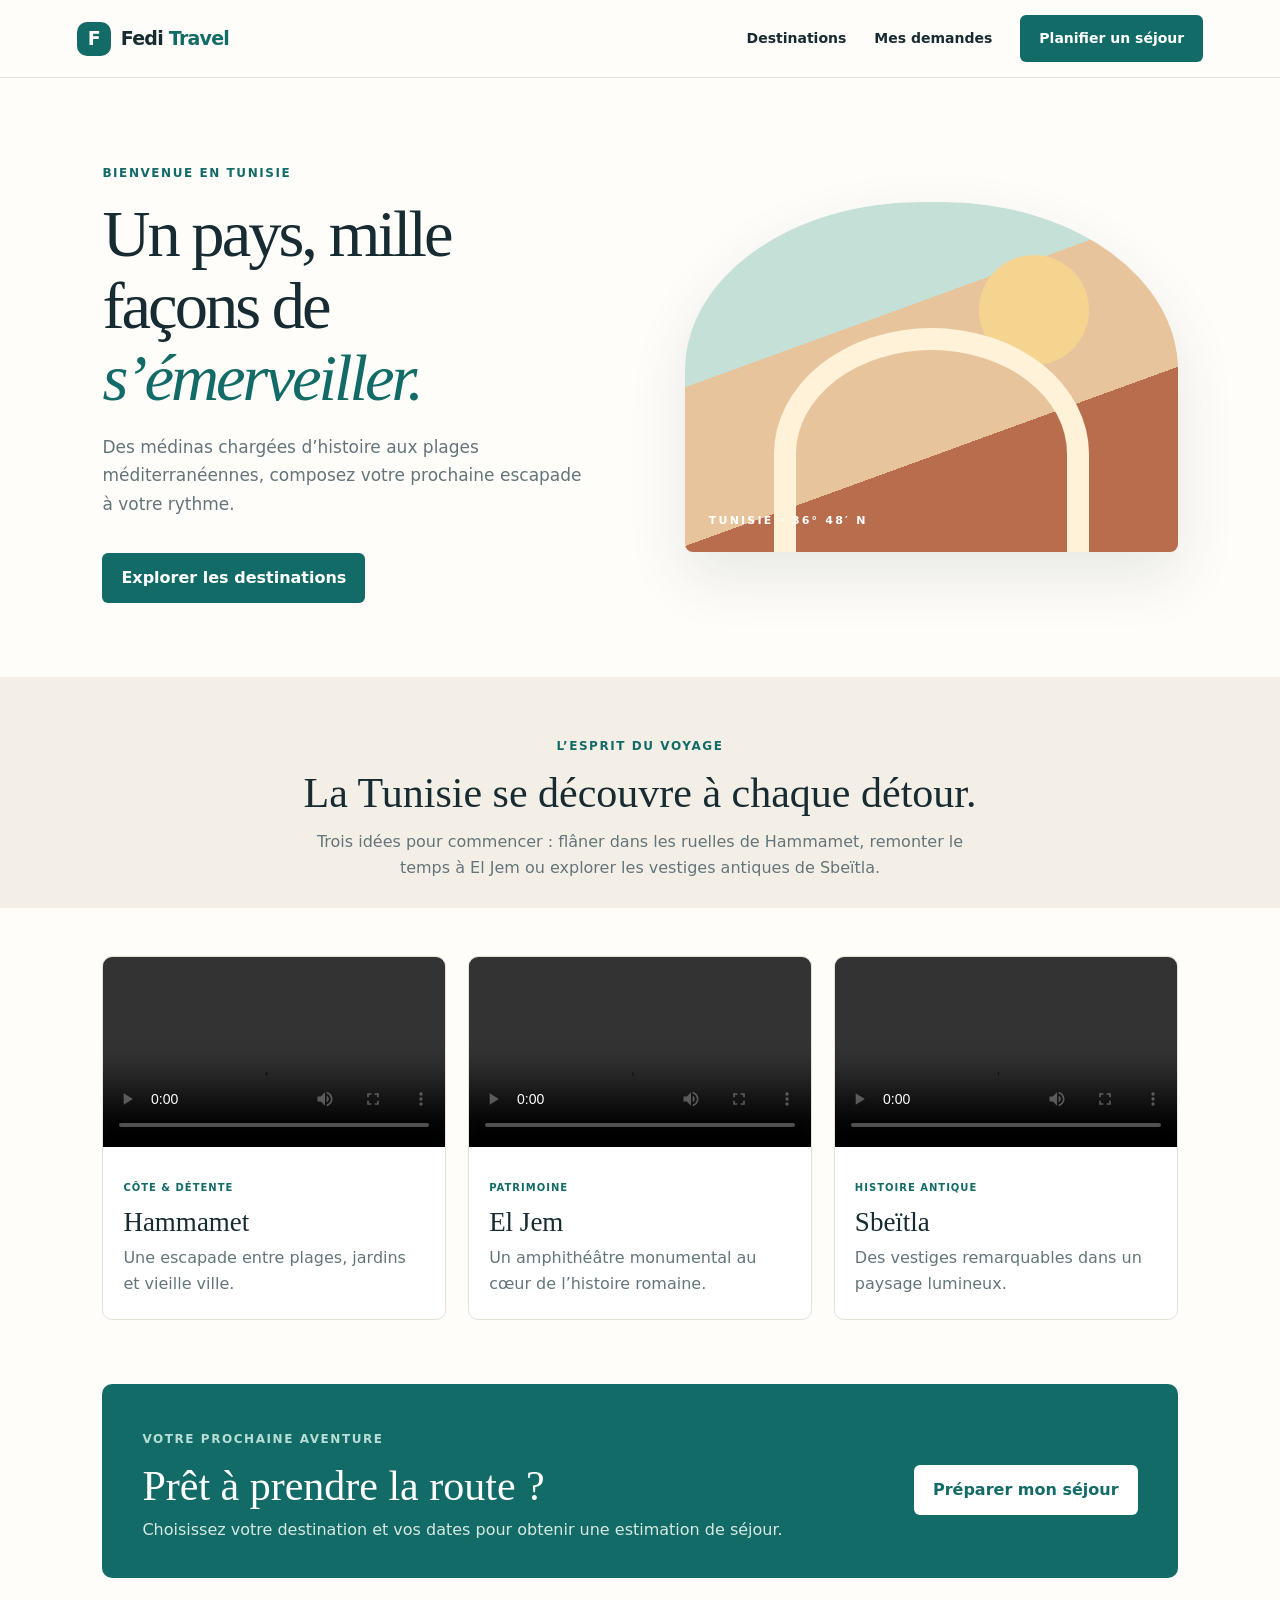
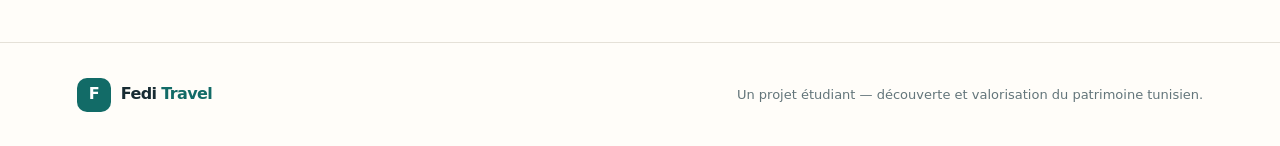
<file: index.html>
<!doctype html>
<html lang="fr">
<head>
  <meta charset="utf-8"><meta name="viewport" content="width=device-width, initial-scale=1">
  <meta name="description" content="Découvrez la Tunisie autrement : destinations, patrimoine et séjours sur mesure.">
  <title>Fedi Travel — Explorez la Tunisie</title><link rel="stylesheet" href="mesStyles.css">
</head>
<body>
<header class="site-header"><a class="brand" href="index.html"><span class="brand-mark">F</span><span>Fedi <b>Travel</b></span></a><nav aria-label="Navigation principale"><a href="destination.html">Destinations</a><a href="demandes.html">Mes demandes</a><a href="sejour.html" class="nav-cta">Planifier un séjour</a></nav></header>
<main>
<section class="hero"><div class="hero-copy"><p class="eyebrow">Bienvenue en Tunisie</p><h1>Un pays, mille façons de <em>s’émerveiller.</em></h1><p>Des médinas chargées d’histoire aux plages méditerranéennes, composez votre prochaine escapade à votre rythme.</p><a class="button" href="destination.html">Explorer les destinations</a></div><div class="hero-art" role="img" aria-label="Paysage tunisien, entre mer et désert"><div class="sun"></div><div class="arch"></div><span class="art-label">TUNISIE · 36° 48′ N</span></div></section>
<section class="intro"><p class="eyebrow">L’esprit du voyage</p><h2>La Tunisie se découvre à chaque détour.</h2><p>Trois idées pour commencer : flâner dans les ruelles de Hammamet, remonter le temps à El Jem ou explorer les vestiges antiques de Sbeïtla.</p></section>
<section class="destination-grid" aria-label="Destinations à découvrir">
<article class="place-card"><video controls preload="metadata" playsinline><source src="ham.mp4" type="video/mp4">Votre navigateur ne prend pas en charge la vidéo.</video><div><span class="tag">Côte & détente</span><h3>Hammamet</h3><p>Une escapade entre plages, jardins et vieille ville.</p></div></article>
<article class="place-card"><video controls preload="metadata" playsinline><source src="jam.mp4" type="video/mp4">Votre navigateur ne prend pas en charge la vidéo.</video><div><span class="tag">Patrimoine</span><h3>El Jem</h3><p>Un amphithéâtre monumental au cœur de l’histoire romaine.</p></div></article>
<article class="place-card"><video controls preload="metadata" playsinline><source src="sbt.mp4" type="video/mp4">Votre navigateur ne prend pas en charge la vidéo.</video><div><span class="tag">Histoire antique</span><h3>Sbeïtla</h3><p>Des vestiges remarquables dans un paysage lumineux.</p></div></article>
</section>
<section class="callout"><div><p class="eyebrow">Votre prochaine aventure</p><h2>Prêt à prendre la route ?</h2><p>Choisissez votre destination et vos dates pour obtenir une estimation de séjour.</p></div><a class="button button-light" href="sejour.html">Préparer mon séjour</a></section>
</main>
<footer><a class="brand brand-footer" href="index.html"><span class="brand-mark">F</span><span>Fedi <b>Travel</b></span></a><p>Un projet étudiant — découverte et valorisation du patrimoine tunisien.</p></footer>
</body></html>
</file>
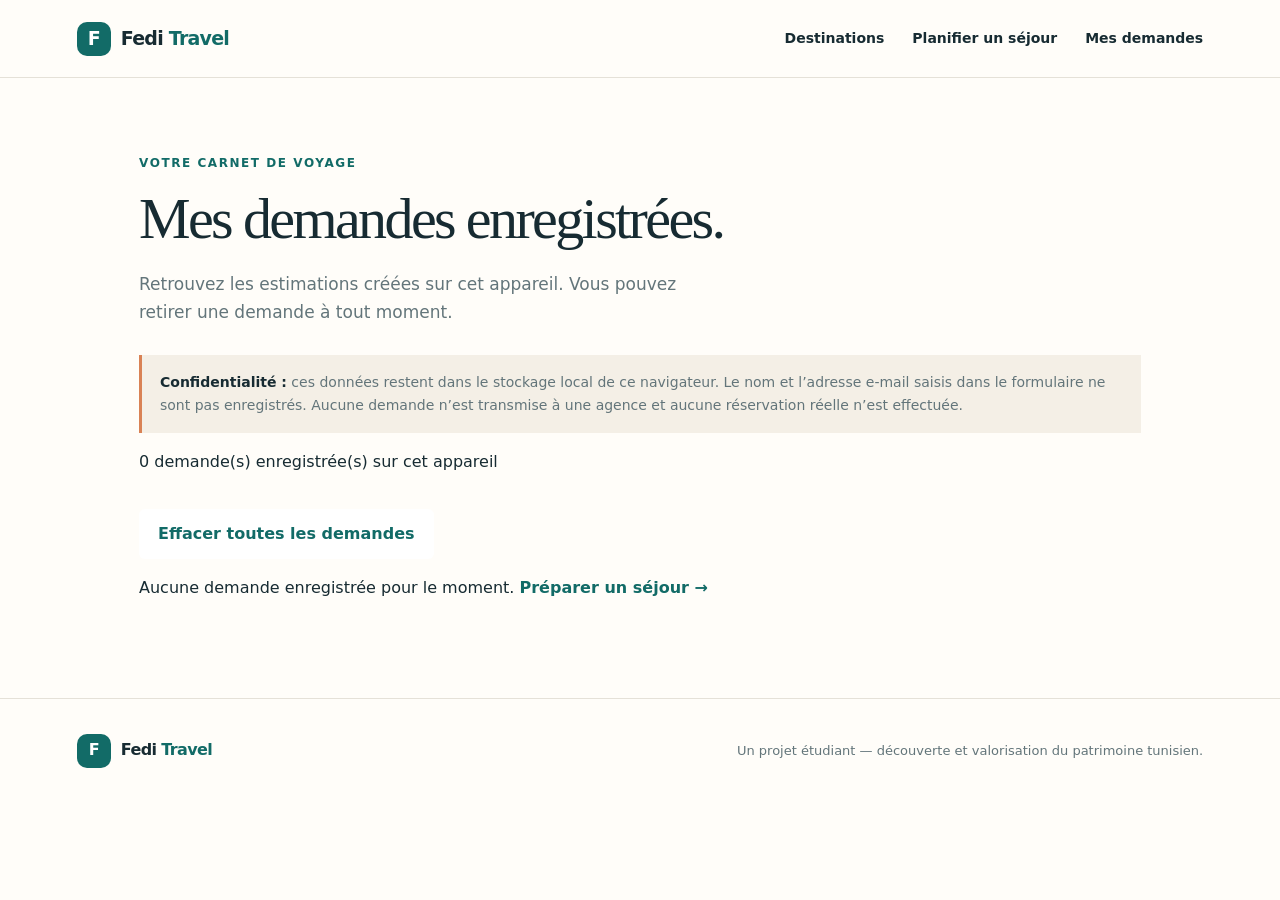
<file: demandes.html>
<!doctype html>
<html lang="fr">
<head>
  <meta charset="utf-8">
  <meta name="viewport" content="width=device-width, initial-scale=1">
  <meta name="description" content="Consultez et gérez les estimations de séjour enregistrées sur cet appareil.">
  <title>Mes demandes — Fedi Travel</title>
  <link rel="stylesheet" href="mesStyles.css">
  <script src="mes-demandes.js" defer></script>
</head>
<body>
<header class="site-header">
  <a class="brand" href="index.html"><span class="brand-mark">F</span><span>Fedi <b>Travel</b></span></a>
  <nav aria-label="Navigation principale">
    <a href="destination.html">Destinations</a>
    <a href="sejour.html">Planifier un séjour</a>
    <a href="demandes.html" aria-current="page">Mes demandes</a>
  </nav>
</header>
<main class="page-main">
  <p class="eyebrow">Votre carnet de voyage</p>
  <h1>Mes demandes enregistrées.</h1>
  <p class="lead">Retrouvez les estimations créées sur cet appareil. Vous pouvez retirer une demande à tout moment.</p>
  <div class="notice"><strong>Confidentialité :</strong> ces données restent dans le stockage local de ce navigateur. Le nom et l’adresse e-mail saisis dans le formulaire ne sont pas enregistrés. Aucune demande n’est transmise à une agence et aucune réservation réelle n’est effectuée.</div>
  <div class="requests-toolbar">
    <p id="request-count" aria-live="polite">Chargement…</p>
    <button id="clear-requests" class="button button-light" type="button">Effacer toutes les demandes</button>
  </div>
  <section id="request-list" class="request-list" aria-label="Demandes enregistrées"></section>
  <p id="requests-empty" class="request-empty" hidden>Aucune demande enregistrée pour le moment. <a class="text-link" href="sejour.html">Préparer un séjour →</a></p>
  <p id="storage-error" class="form-message" role="alert" hidden>Le navigateur n’a pas pu accéder au stockage local.</p>
</main>
<footer><a class="brand brand-footer" href="index.html"><span class="brand-mark">F</span><span>Fedi <b>Travel</b></span></a><p>Un projet étudiant — découverte et valorisation du patrimoine tunisien.</p></footer>
</body>
</html>
</file>
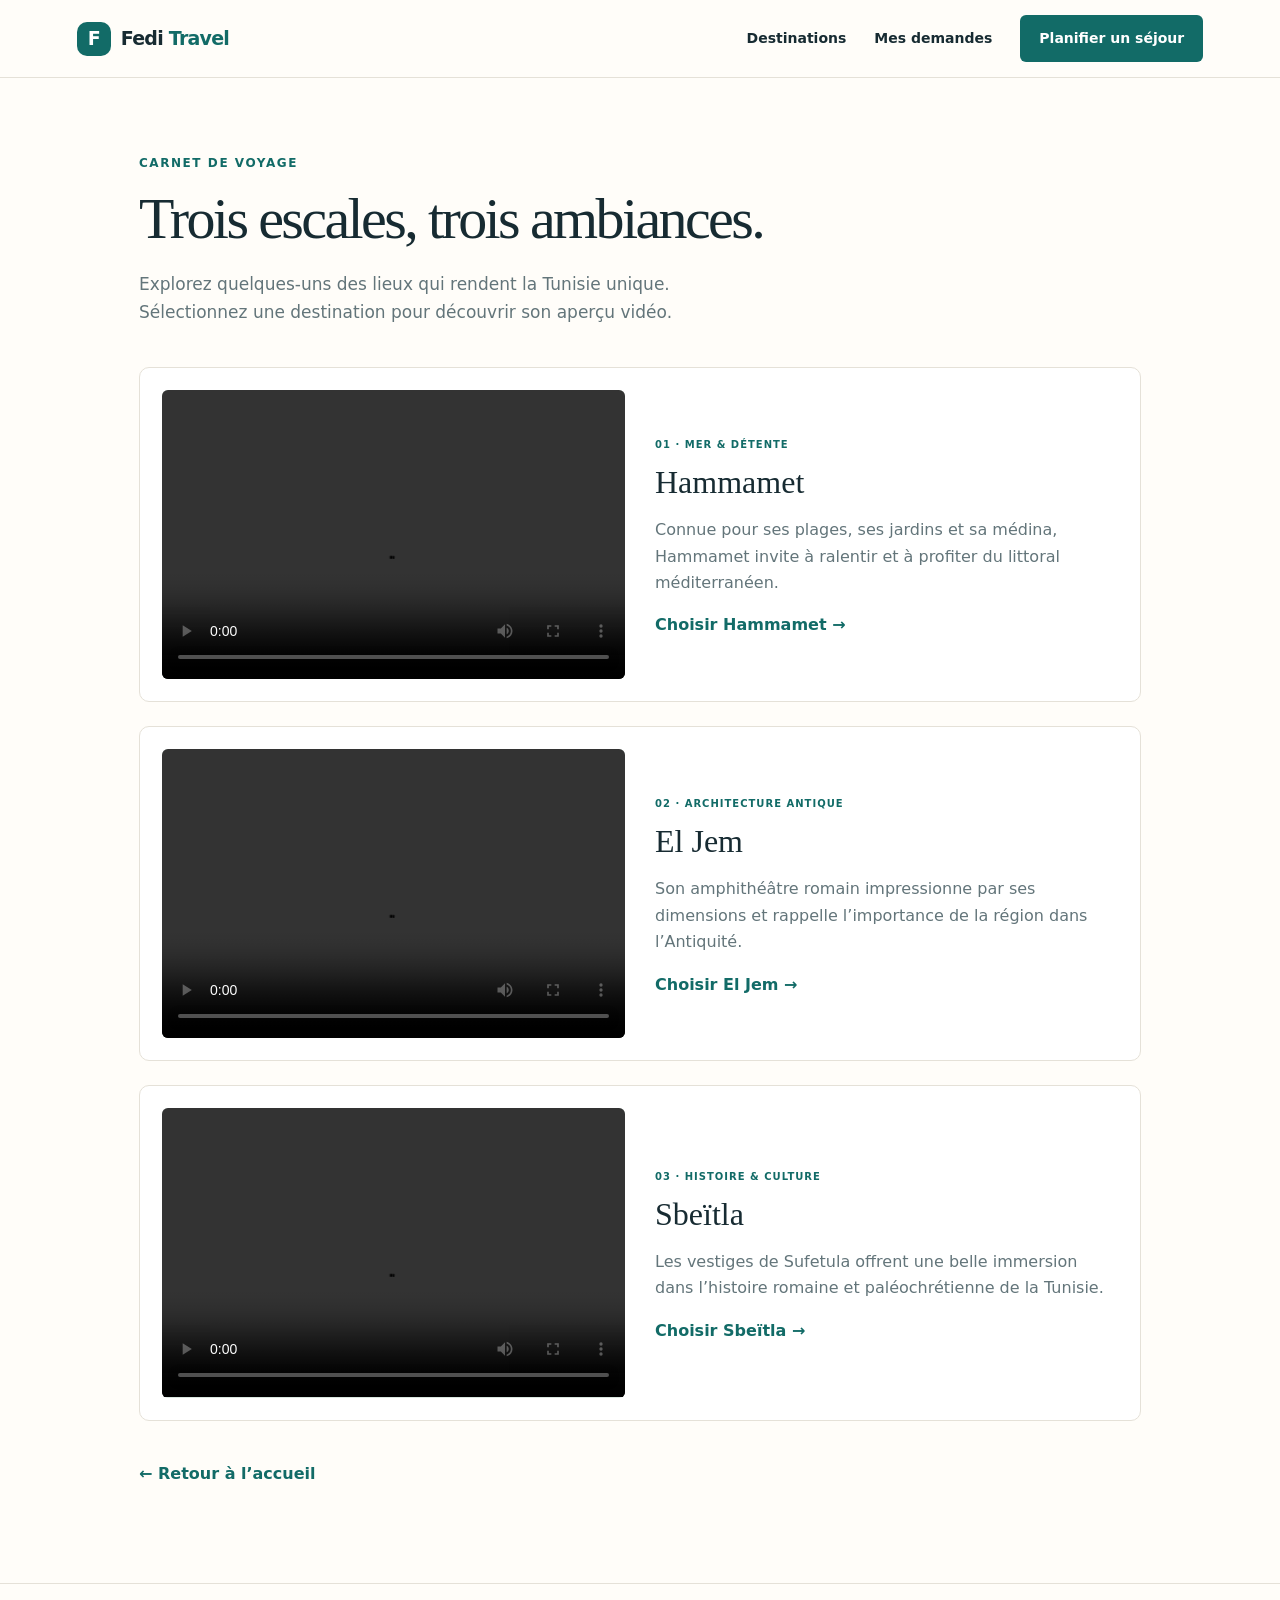
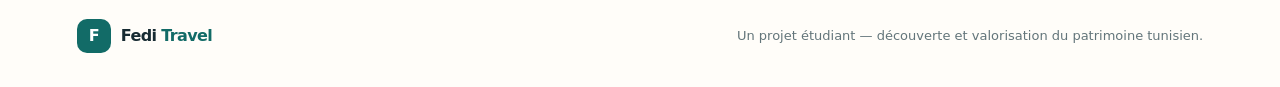
<file: destination.html>
<!doctype html>
<html lang="fr"><head><meta charset="utf-8"><meta name="viewport" content="width=device-width, initial-scale=1"><title>Destinations — Fedi Travel</title><link rel="stylesheet" href="mesStyles.css"></head>
<body><header class="site-header"><a class="brand" href="index.html"><span class="brand-mark">F</span><span>Fedi <b>Travel</b></span></a><nav aria-label="Navigation principale"><a href="destination.html" aria-current="page">Destinations</a><a href="demandes.html">Mes demandes</a><a href="sejour.html" class="nav-cta">Planifier un séjour</a></nav></header>
<main class="page-main"><p class="eyebrow">Carnet de voyage</p><h1>Trois escales, trois ambiances.</h1><p class="lead">Explorez quelques-uns des lieux qui rendent la Tunisie unique. Sélectionnez une destination pour découvrir son aperçu vidéo.</p>
<div class="destination-list">
<article class="destination-detail"><video controls preload="metadata" playsinline><source src="ham.mp4" type="video/mp4"></video><div><span class="tag">01 · Mer & détente</span><h2>Hammamet</h2><p>Connue pour ses plages, ses jardins et sa médina, Hammamet invite à ralentir et à profiter du littoral méditerranéen.</p><a class="text-link" href="sejour.html?destination=Hammamet">Choisir Hammamet →</a></div></article>
<article class="destination-detail"><video controls preload="metadata" playsinline><source src="jam.mp4" type="video/mp4"></video><div><span class="tag">02 · Architecture antique</span><h2>El Jem</h2><p>Son amphithéâtre romain impressionne par ses dimensions et rappelle l’importance de la région dans l’Antiquité.</p><a class="text-link" href="sejour.html?destination=El%20Jem">Choisir El Jem →</a></div></article>
<article class="destination-detail"><video controls preload="metadata" playsinline><source src="sbt.mp4" type="video/mp4"></video><div><span class="tag">03 · Histoire & culture</span><h2>Sbeïtla</h2><p>Les vestiges de Sufetula offrent une belle immersion dans l’histoire romaine et paléochrétienne de la Tunisie.</p><a class="text-link" href="sejour.html?destination=Sbeitla">Choisir Sbeïtla →</a></div></article>
</div><p><a class="text-link" href="index.html">← Retour à l’accueil</a></p></main>
<footer><a class="brand brand-footer" href="index.html"><span class="brand-mark">F</span><span>Fedi <b>Travel</b></span></a><p>Un projet étudiant — découverte et valorisation du patrimoine tunisien.</p></footer></body></html>
</file>
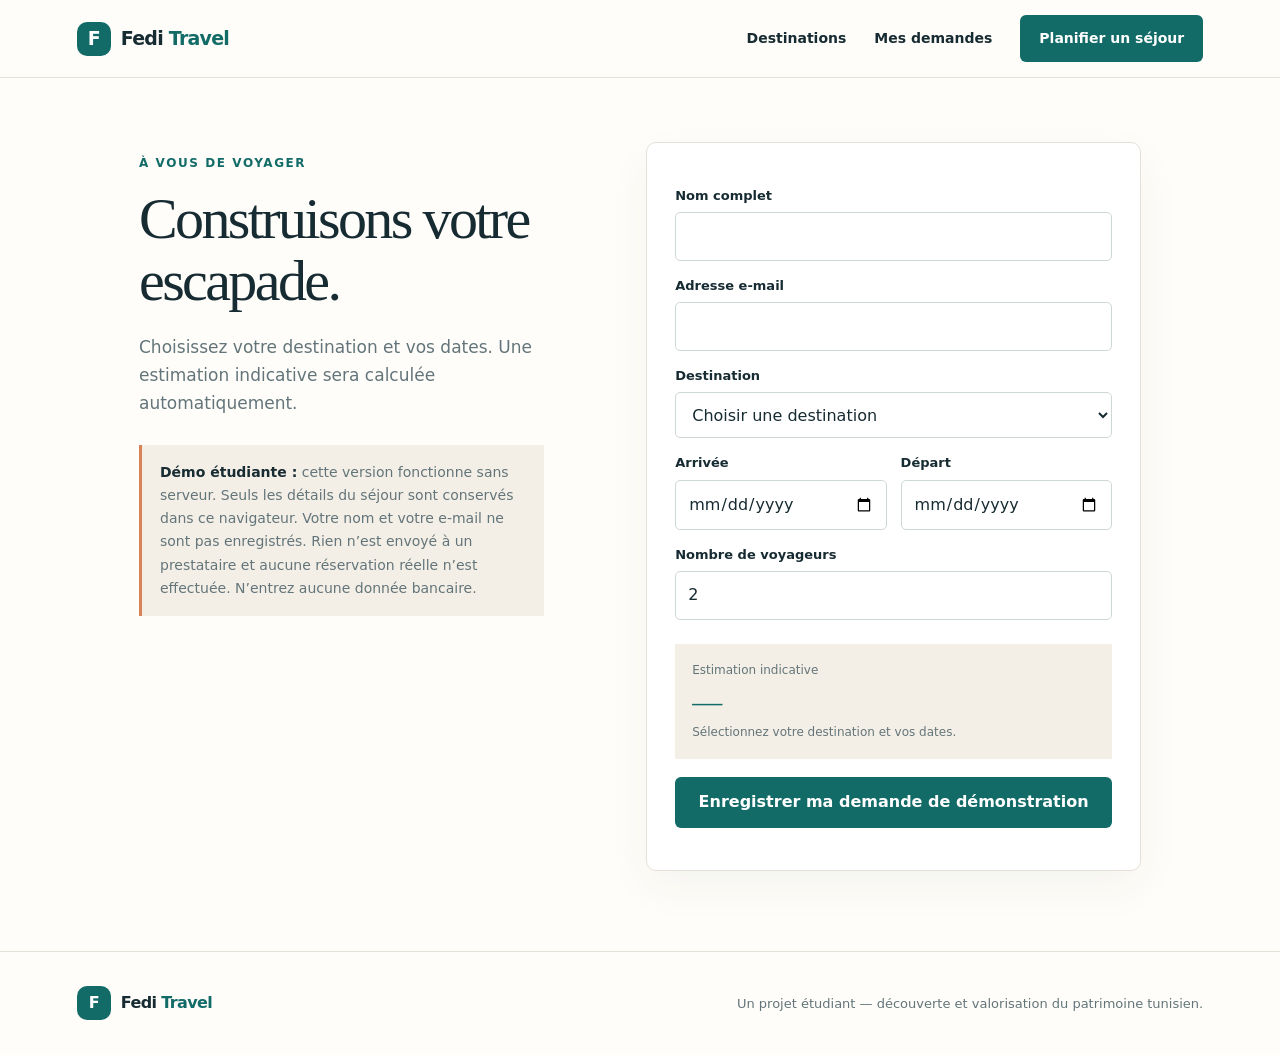
<file: sejour.html>
<!doctype html>
<html lang="fr"><head><meta charset="utf-8"><meta name="viewport" content="width=device-width, initial-scale=1"><title>Planifier un séjour — Fedi Travel</title><link rel="stylesheet" href="mesStyles.css"><script src="mescontroles.js" defer></script></head>
<body><header class="site-header"><a class="brand" href="index.html"><span class="brand-mark">F</span><span>Fedi <b>Travel</b></span></a><nav aria-label="Navigation principale"><a href="destination.html">Destinations</a><a href="demandes.html">Mes demandes</a><a href="sejour.html" class="nav-cta" aria-current="page">Planifier un séjour</a></nav></header>
<main class="page-main booking-layout"><section><p class="eyebrow">À vous de voyager</p><h1>Construisons votre escapade.</h1><p class="lead">Choisissez votre destination et vos dates. Une estimation indicative sera calculée automatiquement.</p><div class="notice"><strong>Démo étudiante :</strong> cette version fonctionne sans serveur. Seuls les détails du séjour sont conservés dans ce navigateur. Votre nom et votre e-mail ne sont pas enregistrés. Rien n’est envoyé à un prestataire et aucune réservation réelle n’est effectuée. N’entrez aucune donnée bancaire.</div></section>
<form id="booking-form" class="booking-form">
<label for="name">Nom complet</label><input id="name" name="name" autocomplete="name" required minlength="2" maxlength="80">
<label for="email">Adresse e-mail</label><input id="email" name="email" type="email" autocomplete="email" required>
<label for="destination">Destination</label><select id="destination" name="destination" required><option value="">Choisir une destination</option><option value="Hammamet">Hammamet</option><option value="El Jem">El Jem</option><option value="Sbeitla">Sbeïtla</option></select>
<div class="form-row"><div><label for="start">Arrivée</label><input id="start" name="start" type="date" required></div><div><label for="end">Départ</label><input id="end" name="end" type="date" required></div></div>
<label for="guests">Nombre de voyageurs</label><input id="guests" name="guests" type="number" min="1" max="8" value="2" required>
<div class="estimate"><span>Estimation indicative</span><strong id="estimate">—</strong><small id="estimate-note">Sélectionnez vos dates pour calculer le nombre de nuits.</small></div>
<button class="button" type="submit">Enregistrer ma demande de démonstration</button><p id="booking-message" class="form-message" role="status" aria-live="polite"></p>
</form></main><footer><a class="brand brand-footer" href="index.html"><span class="brand-mark">F</span><span>Fedi <b>Travel</b></span></a><p>Un projet étudiant — découverte et valorisation du patrimoine tunisien.</p></footer></body></html>
</file>
<file: mesStyles.css>
:root{--ink:#172b32;--muted:#63757a;--teal:#126b67;--sand:#f4efe6;--paper:#fffdf9;--line:#e5e1d8;--accent:#d98255}*{box-sizing:border-box}body{margin:0;background:var(--paper);color:var(--ink);font:16px/1.65 Inter,ui-sans-serif,system-ui,-apple-system,"Segoe UI",sans-serif}a{color:inherit;text-decoration:none}.site-header{height:78px;padding:0 max(6vw,24px);display:flex;align-items:center;justify-content:space-between;border-bottom:1px solid var(--line);background:#fffdf9}.brand{display:flex;gap:10px;align-items:center;font-size:19px;font-weight:700;letter-spacing:-.04em}.brand b{color:var(--teal)}.brand-mark{display:grid;place-items:center;width:34px;height:34px;background:var(--teal);color:white;border-radius:10px;font-weight:800}.site-header nav{display:flex;align-items:center;gap:28px;font-size:14px;font-weight:650}.nav-cta,.button{background:var(--teal);color:white;padding:12px 19px;border-radius:6px}.hero{padding:74px max(8vw,24px);display:grid;grid-template-columns:1fr 1fr;gap:7vw;align-items:center;min-height:510px}.hero-copy{max-width:560px}.eyebrow,.tag{color:var(--teal);font-size:12px;font-weight:800;letter-spacing:.13em;text-transform:uppercase}.hero h1,.page-main h1{font-family:Georgia,serif;font-weight:500;font-size:clamp(42px,5.2vw,68px);line-height:1.08;letter-spacing:-.045em;margin:14px 0 20px}.hero h1 em{color:var(--teal);font-weight:400}.hero-copy>p:not(.eyebrow),.lead{color:var(--muted);max-width:540px;font-size:17px}.button{display:inline-block;margin-top:18px;border:0;font:inherit;font-weight:700;cursor:pointer}.hero-art{height:350px;position:relative;overflow:hidden;border-radius:48% 48% 8px 8px;background:linear-gradient(160deg,#c5e0d7 0 35%,#e7c49b 35% 65%,#b86e4c 65%);box-shadow:0 24px 60px #183b351c}.sun{position:absolute;width:110px;height:110px;border-radius:50%;background:#f4d48f;right:18%;top:15%}.arch{position:absolute;left:18%;bottom:-8%;width:64%;height:72%;border:22px solid #fff2d8;border-bottom:0;border-radius:50% 50% 0 0}.art-label{position:absolute;bottom:22px;left:24px;color:#fff;font-size:11px;letter-spacing:.2em;font-weight:800}.intro{text-align:center;padding:48px 24px 26px;background:var(--sand)}.intro h2,.callout h2{font:500 clamp(28px,3.5vw,42px)/1.15 Georgia,serif;margin:8px auto 12px}.intro>p:last-child{max-width:680px;margin:0 auto;color:var(--muted)}.destination-grid{display:grid;grid-template-columns:repeat(3,1fr);gap:22px;padding:48px max(8vw,24px) 64px}.place-card{border:1px solid var(--line);border-radius:10px;overflow:hidden;background:white}.place-card video{width:100%;height:190px;object-fit:cover;background:#d9e6df}.place-card>div{padding:18px 20px 22px}.place-card h3{font:500 27px Georgia,serif;margin:7px 0}.place-card p{color:var(--muted);margin:0}.tag{font-size:10px;letter-spacing:.1em}.callout{margin:0 max(8vw,24px) 64px;padding:34px 40px;border-radius:10px;background:var(--teal);color:white;display:flex;justify-content:space-between;align-items:center;gap:24px}.callout .eyebrow{color:#b7ded5}.callout h2{margin:7px 0}.callout p:last-child{margin:0;color:#d8e8e3}.button-light{background:white;color:var(--teal);white-space:nowrap}.page-main{max-width:1050px;margin:0 auto;padding:64px 24px 80px}.page-main h1{font-size:clamp(38px,5vw,58px);max-width:800px}.destination-list{display:grid;gap:24px;margin:40px 0}.destination-detail{display:grid;grid-template-columns:1fr 1fr;gap:30px;align-items:center;padding:22px;border:1px solid var(--line);border-radius:10px;background:white}.destination-detail video{width:100%;aspect-ratio:16/10;object-fit:cover;background:#d9e6df;border-radius:6px}.destination-detail h2{font:500 32px Georgia,serif;margin:8px 0}.destination-detail p{color:var(--muted)}.text-link{color:var(--teal);font-weight:750}.booking-layout{display:grid;grid-template-columns:.9fr 1.1fr;gap:8vw;align-items:start}.notice{padding:16px 18px;background:var(--sand);border-left:3px solid var(--accent);font-size:14px;color:var(--muted);margin-top:28px}.notice strong{color:var(--ink)}.booking-form{padding:28px;border:1px solid var(--line);border-radius:10px;background:white;box-shadow:0 16px 45px #183b350c}.booking-form label{display:block;font-size:13px;font-weight:750;margin:14px 0 6px}.booking-form input,.booking-form select{width:100%;min-height:46px;padding:10px 12px;border:1px solid #cfd8d4;border-radius:5px;font:inherit;background:white;color:var(--ink)}.form-row{display:grid;grid-template-columns:1fr 1fr;gap:14px}.estimate{margin:24px 0 8px;padding:17px;background:var(--sand);display:grid;gap:4px}.estimate span,.estimate small{color:var(--muted);font-size:12px}.estimate strong{font:500 30px Georgia,serif;color:var(--teal)}.booking-form .button{width:100%;margin-top:10px}.form-message{color:var(--teal);font-size:14px;font-weight:650}footer{padding:28px max(6vw,24px);border-top:1px solid var(--line);display:flex;align-items:center;justify-content:space-between;gap:20px}footer p{font-size:13px;color:var(--muted)}.brand-footer{font-size:16px}@media(max-width:760px){.site-header{height:auto;min-height:70px;padding:14px 20px}.site-header nav{gap:12px;font-size:12px}.nav-cta{padding:9px 11px}.hero{grid-template-columns:1fr;padding:52px 24px;gap:34px}.hero-art{height:250px}.destination-grid{grid-template-columns:1fr;padding:30px 24px 48px}.callout{margin:0 24px 48px;padding:25px;display:block}.callout .button{margin-top:20px}.destination-detail,.booking-layout{grid-template-columns:1fr}.destination-detail{gap:18px;padding:15px}.page-main{padding:44px 20px 60px}footer{display:block}footer p{margin-bottom:0}}@media(prefers-reduced-motion:reduce){*{scroll-behavior:auto!important;transition:none!important}}
</file>
